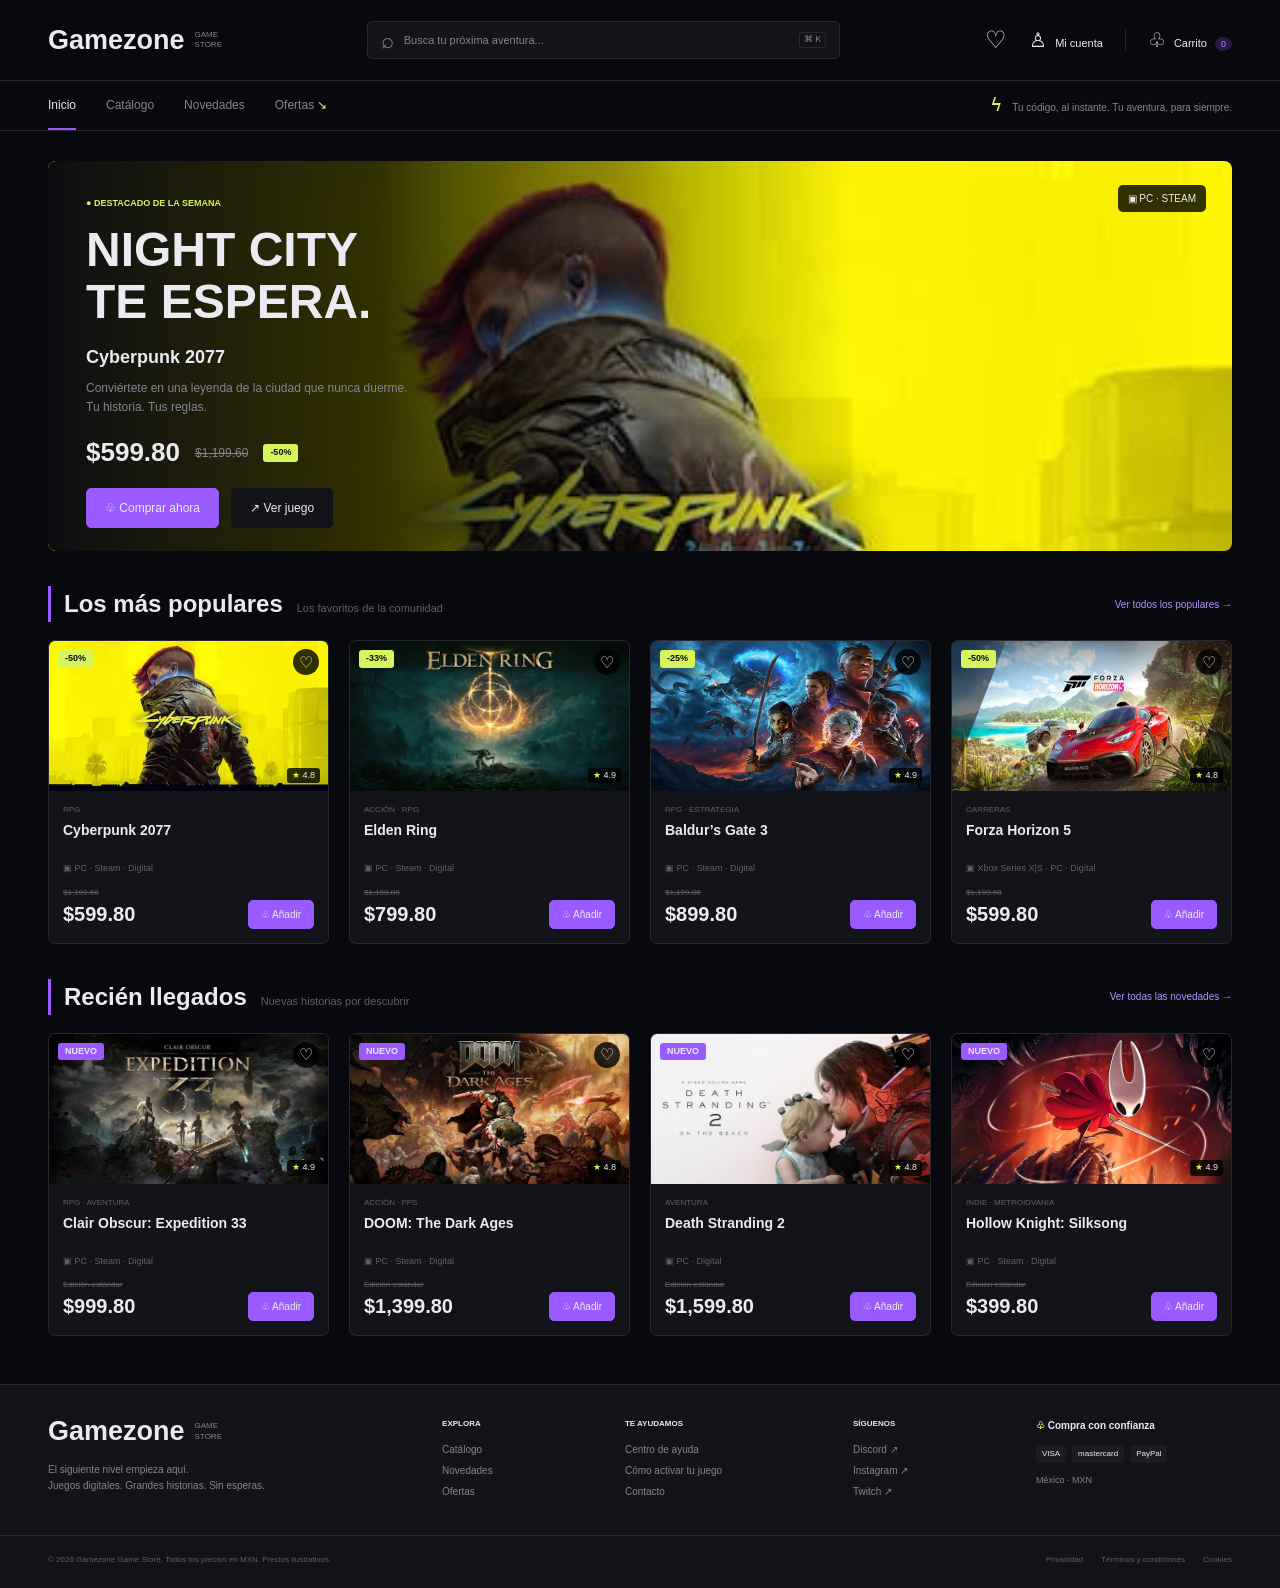
<file: index.html>
<!doctype html>
<html lang="es">
  <head>
    <meta charset="utf-8" />
    <meta name="viewport" content="width=device-width, initial-scale=1" />
    <title>Gamezone | Tu próxima aventura</title>
    <link rel="stylesheet" href="estilos/estilos.css">
    <meta
      name="description"
      content="Descubre videojuegos digitales, los títulos más populares y las novedades de Gamezone."
    />
  </head>
  <body>
    <header class="site-header">
      <div class="container header-top">
        <a class="brand" href="index.html"
          >Gamezone <span>GAME<br />STORE</span></a
        >
        <a class="search-box" href="catalogo.html"
          ><span class="search-icon">⌕</span> Busca tu próxima aventura... <kbd>⌘ K</kbd></a
        >
        <div class="header-actions">
          <a
            class="favorite-link"
            href="#"
            title="Mis favoritos"
            >♡</a
          >
          <a href="#"><span class="person-icon">♙</span> Mi cuenta</a>
          <span class="action-divider"></span>
          <a href="#"
            ><span class="bag-icon">♧</span> Carrito <span class="cart-count">0</span
            ></a
          >
        </div>
      </div>
      <nav class="main-nav">
        <div class="container nav-inner">
          <ul>
            <li><a class="active" href="index.html">Inicio</a></li>
            <li><a href="catalogo.html">Catálogo</a></li>
            <li><a href="index.html#novedades">Novedades</a></li>
            <li>
              <a href="catalogo.html">Ofertas <span class="lime-text">↘</span></a>
            </li>
          </ul>
          <p><span>ϟ</span> Tu código, al instante. Tu aventura, para siempre.</p>
        </div>
      </nav>
    </header>
    <main class="container home-main">
      <section class="hero">
        <img
          class="hero-image"
          src="imagenes/cyberpunk.jpeg"
          alt="V, protagonista de Cyberpunk 2077, en Night City"
        />
        <div class="hero-shade"></div>
        <span class="hero-platform">▣ PC · STEAM</span>
        <div class="hero-content">
          <p class="hero-eyebrow">● DESTACADO DE LA SEMANA</p>
          <h1>NIGHT CITY<br />TE ESPERA.</h1>
          <h2>Cyberpunk 2077</h2>
          <p class="hero-description">
            Conviértete en una leyenda de la ciudad que nunca duerme.<br />Tu historia. Tus reglas.
          </p>
          <div class="hero-pricing">
            <strong>$599.80</strong><del>$1,199.60</del><span class="badge">-50%</span>
          </div>
          <div class="hero-buttons">
            <a class="button" href="catalogo.html">♧ Comprar ahora</a
            ><a class="button button-secondary" href="catalogo.html">↗ Ver juego</a>
          </div>
        </div>
      </section>
      <section class="product-section" id="populares">
        <div class="section-heading">
          <div>
            <h2>Los más populares</h2>
            <p>Los favoritos de la comunidad</p>
          </div>
          <a href="catalogo.html">Ver todos los populares <span>→</span></a>
        </div>
        <div class="product-grid">
          <article class="product-card" id="juego-cyberpunk">
            <div class="product-image">
              <img
                  src="imagenes/cyberpunk.jpeg"
                  alt="Portada de Cyberpunk 2077"
                  width="460"
                  height="215"
              />
              <span class="badge">-50%</span>
              <button class="favorite-button" title="Guardar en favoritos">♡</button>
              <span class="rating"><span>★</span> 4.8</span>
            </div>
            <div class="product-info">
              <p class="genre">RPG</p>
              <h3>Cyberpunk 2077</h3>
              <p class="platform">▣ PC · Steam · Digital</p>
              <div class="product-bottom">
                <div>
                  <p class="old-price">$1,199.60</p>
                  <p class="price">$599.80</p>
                </div>
                <button class="button button-small">♧ Añadir</button>
              </div>
            </div>
          </article>
          <article class="product-card" id="juego-elden-ring">
            <div class="product-image">
              <img
                  src="imagenes/elden-ring.jpeg"
                  alt="Portada de Elden Ring"
                  width="460"
                  height="215"
              />
              <span class="badge">-33%</span>
              <button class="favorite-button" title="Guardar en favoritos">♡</button>
              <span class="rating"><span>★</span> 4.9</span>
            </div>
            <div class="product-info">
              <p class="genre">ACCIÓN · RPG</p>
              <h3>Elden Ring</h3>
              <p class="platform">▣ PC · Steam · Digital</p>
              <div class="product-bottom">
                <div>
                  <p class="old-price">$1,199.80</p>
                  <p class="price">$799.80</p>
                </div>
                <button class="button button-small">♧ Añadir</button>
              </div>
            </div>
          </article>
          <article class="product-card" id="juego-baldurs-gate">
            <div class="product-image">
              <img
                  src="imagenes/baldur-gate.jpeg"
                  alt="Portada de Baldur’s Gate 3"
                  width="460"
                  height="215"
              />
              <span class="badge">-25%</span>
              <button class="favorite-button" title="Guardar en favoritos">♡</button>
              <span class="rating"><span>★</span> 4.9</span>
            </div>
            <div class="product-info">
              <p class="genre">RPG · ESTRATEGIA</p>
              <h3>Baldur’s Gate 3</h3>
              <p class="platform">▣ PC · Steam · Digital</p>
              <div class="product-bottom">
                <div>
                  <p class="old-price">$1,199.80</p>
                  <p class="price">$899.80</p>
                </div>
                <button class="button button-small">♧ Añadir</button>
              </div>
            </div>
          </article>
          <article class="product-card" id="juego-forza-5">
            <div class="product-image">
              <img
                  src="imagenes/forza.jpeg"
                  alt="Portada de Forza Horizon 5"
                  width="460"
                  height="215"
              />
              <span class="badge">-50%</span>
              <button class="favorite-button" title="Guardar en favoritos">♡</button>
              <span class="rating"><span>★</span> 4.8</span>
            </div>
            <div class="product-info">
              <p class="genre">CARRERAS</p>
              <h3>Forza Horizon 5</h3>
              <p class="platform">▣ Xbox Series X|S · PC · Digital</p>
              <div class="product-bottom">
                <div>
                  <p class="old-price">$1,199.60</p>
                  <p class="price">$599.80</p>
                </div>
                <button class="button button-small">♧ Añadir</button>
              </div>
            </div>
          </article>
        </div>
      </section>
      <section class="product-section" id="novedades">
        <div class="section-heading">
          <div>
            <h2>Recién llegados</h2>
            <p>Nuevas historias por descubrir</p>
          </div>
          <a href="catalogo.html">Ver todas las novedades <span>→</span></a>
        </div>
        <div class="product-grid">
          <article class="product-card" id="juego-expedition">
            <div class="product-image">
              <img
                  src="imagenes/expedition-33.jpeg"
                  alt="Portada de Clair Obscur: Expedition 33"
                  width="460"
                  height="215"
              />
              <span class="badge badge-new">NUEVO</span>
              <button class="favorite-button" title="Guardar en favoritos">♡</button>
              <span class="rating"><span>★</span> 4.9</span>
            </div>
            <div class="product-info">
              <p class="genre">RPG · AVENTURA</p>
              <h3>Clair Obscur: Expedition 33</h3>
              <p class="platform">▣ PC · Steam · Digital</p>
              <div class="product-bottom">
                <div>
                  <p class="old-price">Edición estándar</p>
                  <p class="price">$999.80</p>
                </div>
                <button class="button button-small">♧ Añadir</button>
              </div>
            </div>
          </article>
          <article class="product-card" id="juego-doom">
            <div class="product-image">
              <img
                  src="imagenes/doom.jpeg"
                  alt="Portada de DOOM: The Dark Ages"
                  width="460"
                  height="215"
              />
              <span class="badge badge-new">NUEVO</span>
              <button class="favorite-button" title="Guardar en favoritos">♡</button>
              <span class="rating"><span>★</span> 4.8</span>
            </div>
            <div class="product-info">
              <p class="genre">ACCIÓN · FPS</p>
              <h3>DOOM: The Dark Ages</h3>
              <p class="platform">▣ PC · Steam · Digital</p>
              <div class="product-bottom">
                <div>
                  <p class="old-price">Edición estándar</p>
                  <p class="price">$1,399.80</p>
                </div>
                <button class="button button-small">♧ Añadir</button>
              </div>
            </div>
          </article>
          <article class="product-card" id="juego-death-stranding">
            <div class="product-image">
              <img
                  src="imagenes/death-stranding-2.jpeg"
                  alt="Portada de Death Stranding 2"
                  width="460"
                  height="215"
              />
              <span class="badge badge-new">NUEVO</span>
              <button class="favorite-button" title="Guardar en favoritos">♡</button>
              <span class="rating"><span>★</span> 4.8</span>
            </div>
            <div class="product-info">
              <p class="genre">AVENTURA</p>
              <h3>Death Stranding 2</h3>
              <p class="platform">▣ PC · Digital</p>
              <div class="product-bottom">
                <div>
                  <p class="old-price">Edición estándar</p>
                  <p class="price">$1,599.80</p>
                </div>
                <button class="button button-small">♧ Añadir</button>
              </div>
            </div>
          </article>
          <article class="product-card" id="juego-silksong">
            <div class="product-image">
              <img
                  src="imagenes/silksong.webp"
                  alt="Portada de Hollow Knight: Silksong"
                  width="460"
                  height="215"
              />
              <span class="badge badge-new">NUEVO</span>
              <button class="favorite-button" title="Guardar en favoritos">♡</button>
              <span class="rating"><span>★</span> 4.9</span>
            </div>
            <div class="product-info">
              <p class="genre">INDIE · METROIDVANIA</p>
              <h3>Hollow Knight: Silksong</h3>
              <p class="platform">▣ PC · Steam · Digital</p>
              <div class="product-bottom">
                <div>
                  <p class="old-price">Edición estándar</p>
                  <p class="price">$399.80</p>
                </div>
                <button class="button button-small">♧ Añadir</button>
              </div>
            </div>
          </article>
        </div>
      </section>
    </main>
    <footer class="site-footer">
      <div class="container footer-top">
        <div class="footer-brand">
          <a class="brand" href="index.html"
            >Gamezone <span>GAME<br />STORE</span></a
          >
          <p>
            El siguiente nivel empieza aquí.<br />Juegos digitales. Grandes historias. Sin esperas.
          </p>
        </div>
        <div>
          <h3>EXPLORA</h3>
          <ul>
            <li><a href="catalogo.html">Catálogo</a></li>
            <li><a href="index.html#novedades">Novedades</a></li>
            <li><a href="catalogo.html">Ofertas</a></li>
          </ul>
        </div>
        <div>
          <h3>TE AYUDAMOS</h3>
          <ul>
            <li><a href="#">Centro de ayuda</a></li>
            <li><a href="#">Cómo activar tu juego</a></li>
            <li><a href="#">Contacto</a></li>
          </ul>
        </div>
        <div>
          <h3>SÍGUENOS</h3>
          <ul>
            <li><a href="https://discord.com/" target="_blank">Discord ↗</a></li>
            <li>
              <a href="https://www.instagram.com/" target="_blank">Instagram ↗</a>
            </li>
            <li><a href="https://www.twitch.tv/" target="_blank">Twitch ↗</a></li>
          </ul>
        </div>
        <div class="trust">
          <h3><span>♧</span> Compra con confianza</h3>
          <div class="payments"><span>VISA</span><span>mastercard</span><span>PayPal</span></div>
          <p>México · MXN</p>
        </div>
      </div>
      <div class="container footer-bottom">
        <p>© 2026 Gamezone Game Store. Todos los precios en MXN. Precios ilustrativos.</p>
        <div>
          <a href="#">Privacidad</a><a href="#">Términos y condiciones</a
          ><a href="#">Cookies</a>
        </div>
      </div>
    </footer>
  </body>
</html>
</file>
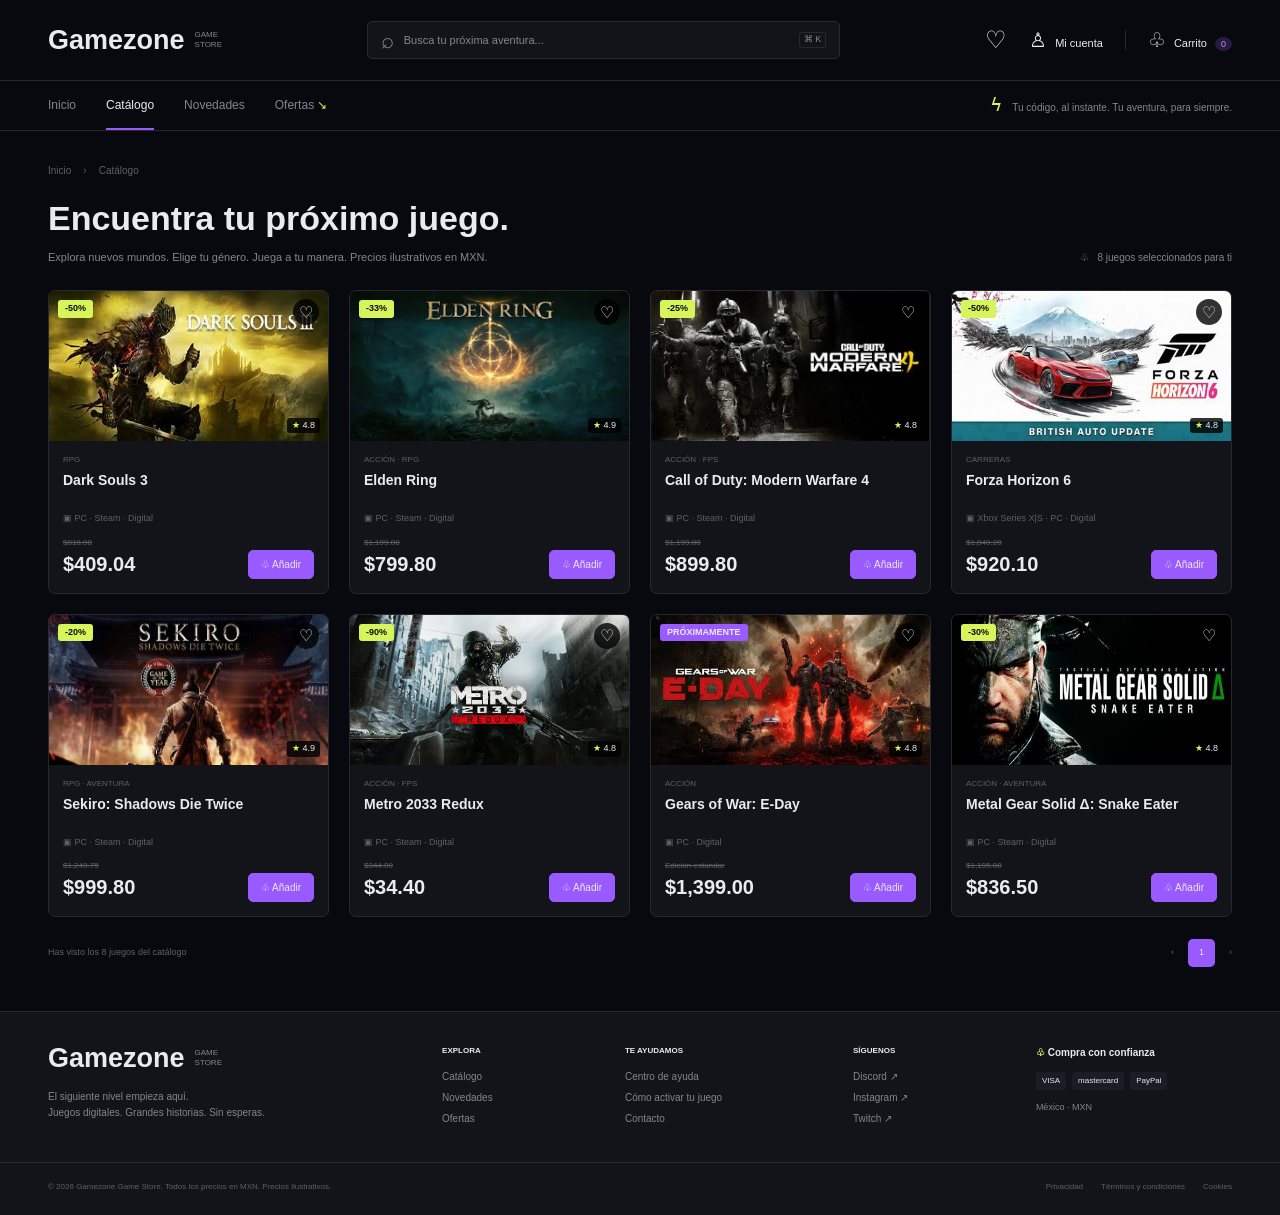
<file: catalogo.html>
<!doctype html>
<html lang="es">
  <head>
    <meta charset="utf-8" />
    <meta name="viewport" content="width=device-width, initial-scale=1" />
    <title>Catálogo | Gamezone</title>
    <link rel="stylesheet" href="estilos/estilos.css">
    <meta
      name="description"
      content="Explora el catálogo de Gamezone: aventuras, RPG, acción y carreras. Precios ilustrativos en MXN."
    />
  </head>
  <body>
    <header class="site-header">
      <div class="container header-top">
        <a class="brand" href="index.html"
          >Gamezone <span>GAME<br />STORE</span></a
        >
        <a class="search-box" href="catalogo.html"
          ><span class="search-icon">⌕</span> Busca tu próxima aventura... <kbd>⌘ K</kbd></a
        >
        <div class="header-actions">
          <a
            class="favorite-link"
            href="#"
            title="Mis favoritos"
            >♡</a
          >
          <a href="#"><span class="person-icon">♙</span> Mi cuenta</a>
          <span class="action-divider"></span>
          <a href="#"
            ><span class="bag-icon">♧</span> Carrito <span class="cart-count">0</span
            ></a
          >
        </div>
      </div>
      <nav class="main-nav">
        <div class="container nav-inner">
          <ul>
            <li><a href="index.html">Inicio</a></li>
            <li><a class="active" href="catalogo.html">Catálogo</a></li>
            <li><a href="index.html#novedades">Novedades</a></li>
            <li>
              <a href="catalogo.html">Ofertas <span class="lime-text">↘</span></a>
            </li>
          </ul>
          <p><span>ϟ</span> Tu código, al instante. Tu aventura, para siempre.</p>
        </div>
      </nav>
    </header>
    <main class="container catalog-main">
      <p class="breadcrumb"><a href="index.html">Inicio</a><span>›</span>Catálogo</p>
      <div class="catalog-heading">
        <div>
          <h1>Encuentra tu próximo juego.</h1>
          <p>
            Explora nuevos mundos. Elige tu género. Juega a tu manera. Precios ilustrativos en MXN.
          </p>
        </div>
        <p class="catalog-count">♧ &nbsp; 8 juegos seleccionados para ti</p>
      </div>
      <section class="product-grid catalog-grid">
        <article class="product-card" id="juego-dark-souls">
          <div class="product-image">
            <img
                src="imagenes/dark-souls-3.jpeg"
                alt="Portada de Dark Souls 3"
                width="460"
                height="215"
            />
            <span class="badge">-50%</span>
            <button class="favorite-button" title="Guardar en favoritos">♡</button>
            <span class="rating"><span>★</span> 4.8</span>
          </div>
          <div class="product-info">
            <p class="genre">RPG</p>
            <h3>Dark Souls 3</h3>
            <p class="platform">▣ PC · Steam · Digital</p>
            <div class="product-bottom">
              <div>
                <p class="old-price">$818.08</p>
                <p class="price">$409.04</p>
              </div>
              <button class="button button-small">♧ Añadir</button>
            </div>
          </div>
        </article>
        <article class="product-card" id="juego-elden-ring">
          <div class="product-image">
            <img
                src="imagenes/elden-ring.jpeg"
                alt="Portada de Elden Ring"
                width="460"
                height="215"
            />
            <span class="badge">-33%</span>
            <button class="favorite-button" title="Guardar en favoritos">♡</button>
            <span class="rating"><span>★</span> 4.9</span>
          </div>
          <div class="product-info">
            <p class="genre">ACCIÓN · RPG</p>
            <h3>Elden Ring</h3>
            <p class="platform">▣ PC · Steam · Digital</p>
            <div class="product-bottom">
              <div>
                <p class="old-price">$1,199.80</p>
                <p class="price">$799.80</p>
              </div>
              <button class="button button-small">♧ Añadir</button>
            </div>
          </div>
        </article>
        <article class="product-card" id="juego-cod">
          <div class="product-image">
            <img
                src="imagenes/cod-mw-4.jpeg"
                alt="Portada de Call of Duty: Modern Warfare 4"
                width="460"
                height="215"
            />
            <span class="badge">-25%</span>
            <button class="favorite-button" title="Guardar en favoritos">♡</button>
            <span class="rating"><span>★</span> 4.8</span>
          </div>
          <div class="product-info">
            <p class="genre">ACCIÓN · FPS</p>
            <h3>Call of Duty: Modern Warfare 4</h3>
            <p class="platform">▣ PC · Steam · Digital</p>
            <div class="product-bottom">
              <div>
                <p class="old-price">$1,199.80</p>
                <p class="price">$899.80</p>
              </div>
              <button class="button button-small">♧ Añadir</button>
            </div>
          </div>
        </article>
        <article class="product-card" id="juego-forza-6">
          <div class="product-image">
            <img
                src="imagenes/forza-6.jpeg"
                alt="Portada de Forza Horizon 6"
                width="460"
                height="215"
            />
            <span class="badge">-50%</span>
            <button class="favorite-button" title="Guardar en favoritos">♡</button>
            <span class="rating"><span>★</span> 4.8</span>
          </div>
          <div class="product-info">
            <p class="genre">CARRERAS</p>
            <h3>Forza Horizon 6</h3>
            <p class="platform">▣ Xbox Series X|S · PC · Digital</p>
            <div class="product-bottom">
              <div>
                <p class="old-price">$1,840.20</p>
                <p class="price">$920.10</p>
              </div>
              <button class="button button-small">♧ Añadir</button>
            </div>
          </div>
        </article>
        <article class="product-card" id="juego-sekiro">
          <div class="product-image">
            <img
                src="imagenes/sekiro.jpeg"
                alt="Portada de Sekiro: Shadows Die Twice"
                width="460"
                height="215"
            />
            <span class="badge">-20%</span>
            <button class="favorite-button" title="Guardar en favoritos">♡</button>
            <span class="rating"><span>★</span> 4.9</span>
          </div>
          <div class="product-info">
            <p class="genre">RPG · AVENTURA</p>
            <h3>Sekiro: Shadows Die Twice</h3>
            <p class="platform">▣ PC · Steam · Digital</p>
            <div class="product-bottom">
              <div>
                <p class="old-price">$1,249.75</p>
                <p class="price">$999.80</p>
              </div>
              <button class="button button-small">♧ Añadir</button>
            </div>
          </div>
        </article>
        <article class="product-card" id="juego-metro">
          <div class="product-image">
            <img
                src="imagenes/metro-2033.jpeg"
                alt="Portada de Metro 2033 Redux"
                width="460"
                height="215"
            />
            <span class="badge">-90%</span>
            <button class="favorite-button" title="Guardar en favoritos">♡</button>
            <span class="rating"><span>★</span> 4.8</span>
          </div>
          <div class="product-info">
            <p class="genre">ACCIÓN · FPS</p>
            <h3>Metro 2033 Redux</h3>
            <p class="platform">▣ PC · Steam · Digital</p>
            <div class="product-bottom">
              <div>
                <p class="old-price">$344.00</p>
                <p class="price">$34.40</p>
              </div>
              <button class="button button-small">♧ Añadir</button>
            </div>
          </div>
        </article>
        <article class="product-card" id="juego-gears">
          <div class="product-image">
            <img
                src="imagenes/gears-of-war.jpeg"
                alt="Portada de Gears of War: E-Day"
                width="460"
                height="215"
            />
            <span class="badge badge-new">PRÓXIMAMENTE</span>
            <button class="favorite-button" title="Guardar en favoritos">♡</button>
            <span class="rating"><span>★</span> 4.8</span>
          </div>
          <div class="product-info">
            <p class="genre">ACCIÓN</p>
            <h3>Gears of War: E-Day</h3>
            <p class="platform">▣ PC · Digital</p>
            <div class="product-bottom">
              <div>
                <p class="old-price">Edición estándar</p>
                <p class="price">$1,399.00</p>
              </div>
              <button class="button button-small">♧ Añadir</button>
            </div>
          </div>
        </article>
        <article class="product-card" id="juego-metal-gear">
          <div class="product-image">
            <img
                src="imagenes/metal-gear-solid.jpeg"
                alt="Portada de Metal Gear Solid Δ: Snake Eater"
                width="460"
                height="215"
            />
            <span class="badge">-30%</span>
            <button class="favorite-button" title="Guardar en favoritos">♡</button>
            <span class="rating"><span>★</span> 4.8</span>
          </div>
          <div class="product-info">
            <p class="genre">ACCIÓN · AVENTURA</p>
            <h3>Metal Gear Solid Δ: Snake Eater</h3>
            <p class="platform">▣ PC · Steam · Digital</p>
            <div class="product-bottom">
              <div>
                <p class="old-price">$1,195.00</p>
                <p class="price">$836.50</p>
              </div>
              <button class="button button-small">♧ Añadir</button>
            </div>
          </div>
        </article>
      </section>
      <div class="pagination">
        <p>Has visto los 8 juegos del catálogo</p>
        <div>
          <span>‹</span><a href="catalogo.html">1</a
          ><span>›</span>
        </div>
      </div>
    </main>
    <footer class="site-footer">
      <div class="container footer-top">
        <div class="footer-brand">
          <a class="brand" href="index.html"
            >Gamezone <span>GAME<br />STORE</span></a
          >
          <p>
            El siguiente nivel empieza aquí.<br />Juegos digitales. Grandes historias. Sin esperas.
          </p>
        </div>
        <div>
          <h3>EXPLORA</h3>
          <ul>
            <li><a href="catalogo.html">Catálogo</a></li>
            <li><a href="index.html#novedades">Novedades</a></li>
            <li><a href="catalogo.html">Ofertas</a></li>
          </ul>
        </div>
        <div>
          <h3>TE AYUDAMOS</h3>
          <ul>
            <li><a href="#">Centro de ayuda</a></li>
            <li><a href="#">Cómo activar tu juego</a></li>
            <li><a href="#">Contacto</a></li>
          </ul>
        </div>
        <div>
          <h3>SÍGUENOS</h3>
          <ul>
            <li><a href="https://discord.com/" target="_blank">Discord ↗</a></li>
            <li>
              <a href="https://www.instagram.com/" target="_blank">Instagram ↗</a>
            </li>
            <li><a href="https://www.twitch.tv/" target="_blank">Twitch ↗</a></li>
          </ul>
        </div>
        <div class="trust">
          <h3><span>♧</span> Compra con confianza</h3>
          <div class="payments"><span>VISA</span><span>mastercard</span><span>PayPal</span></div>
          <p>México · MXN</p>
        </div>
      </div>
      <div class="container footer-bottom">
        <p>© 2026 Gamezone Game Store. Todos los precios en MXN. Precios ilustrativos.</p>
        <div>
          <a href="#">Privacidad</a><a href="#">Términos y condiciones</a
          ><a href="#">Cookies</a>
        </div>
      </div>
    </footer>
  </body>
</html>
</file>
<file: estilos/estilos.css>
* {
  box-sizing: border-box;
}
body {
  margin: 0;
  background: #08080f;
  color: #eaeaf0;
  font-family: Arial, Helvetica, sans-serif;
  font-size: 13px;
  line-height: 1.5;
}
a {
  color: inherit;
  text-decoration: none;
}
a:hover {
  color: #b492ff;
}
img {
  display: block;
  width: 100%;
  height: auto;
}
h1,
h2,
h3,
p {
  margin: 0;
}
ul {
  list-style: none;
  margin: 0;
  padding: 0;
}
button {
  font-family: inherit;
}
.container {
  max-width: 1280px;
  margin: 0 auto;
  padding: 0 48px;
}
.lime-text {
  color: #d6f55b;
}

/* ===== Encabezado ===== */
.header-top {
  height: 80px;
  display: flex;
  align-items: center;
  justify-content: space-between;
  gap: 34px;
}
.brand {
  font-size: 27px;
  font-weight: bold;
  display: flex;
  align-items: center;
  gap: 10px;
  line-height: 1;
}
.brand span {
  font-size: 8px;
  line-height: 1.3;
  font-weight: normal;
  color: #85858f;
}
.search-box {
  width: 40%;
  height: 38px;
  display: flex;
  align-items: center;
  gap: 10px;
  padding: 0 13px;
  background: #13131a;
  border: 1px solid #282831;
  border-radius: 5px;
  font-size: 11px;
  color: #85858f;
}
.search-icon {
  font-size: 22px;
}
kbd {
  margin-left: auto;
  font-size: 9px;
  font-family: inherit;
  border: 1px solid #282831;
  padding: 0 4px;
  border-radius: 3px;
}
.header-actions {
  display: flex;
  align-items: center;
  gap: 22px;
  font-size: 11px;
}
.favorite-link {
  font-size: 24px;
}
.person-icon,
.bag-icon {
  font-size: 20px;
  margin-right: 5px;
}
.action-divider {
  height: 20px;
  width: 1px;
  background: #282831;
}
.cart-count {
  background: #271b42;
  color: #b492ff;
  border-radius: 50%;
  padding: 2px 6px;
  font-size: 9px;
  margin-left: 5px;
}

/* ===== Menu de navegacion ===== */
.main-nav {
  border-top: 1px solid #282831;
  border-bottom: 1px solid #282831;
}
.nav-inner {
  display: flex;
  align-items: center;
  justify-content: space-between;
  height: 49px;
}
.main-nav ul {
  display: flex;
  gap: 30px;
}
.main-nav li a {
  display: block;
  padding: 14px 0;
  color: #85858f;
  font-size: 12px;
}
.main-nav li a:hover {
  color: #eaeaf0;
}
.main-nav li a.active {
  color: #eaeaf0;
  border-bottom: 2px solid #995bff;
}
.nav-inner > p {
  font-size: 10px;
  color: #85858f;
}
.nav-inner > p span {
  color: #d6f55b;
  font-size: 19px;
  margin-right: 6px;
}

/* ===== Portada (index) ===== */
.home-main {
  padding-top: 30px;
  padding-bottom: 48px;
}
.hero {
  height: 390px;
  position: relative;
  overflow: hidden;
  border-radius: 8px;
  background: #0d0d12;
}
.hero-image {
  position: absolute;
  top: 0;
  left: 0;
}
.hero-shade {
  position: absolute;
  top: 0;
  right: 0;
  bottom: 0;
  left: 0;
  background: linear-gradient(90deg, #0d0d12 0%, rgba(0, 0, 0, 0.8) 28%, rgba(0, 0, 0, 0) 68%);
}
.hero-content {
  position: relative;
  padding: 36px 38px;
  max-width: 540px;
}
.hero-eyebrow {
  color: #d6f55b;
  font-size: 9px;
  font-weight: bold;
  margin-bottom: 13px;
}
.hero h1 {
  font-size: 48px;
  line-height: 1.1;
  margin-bottom: 15px;
}
.hero h2 {
  font-size: 18px;
  margin-bottom: 8px;
}
.hero-description {
  color: #85858f;
  font-size: 12px;
  line-height: 1.6;
}
.hero-pricing {
  display: flex;
  align-items: center;
  gap: 15px;
  margin: 16px 0;
}
.hero-pricing strong {
  font-size: 26px;
}
.hero-pricing del {
  font-size: 12px;
  color: #85858f;
}
.badge {
  display: inline-block;
  padding: 2px 7px;
  font-size: 9px;
  font-weight: bold;
  border-radius: 3px;
  background: #d6f55b;
  color: #0d0d12;
}
.hero-platform {
  position: absolute;
  top: 24px;
  right: 26px;
  font-size: 10px;
  padding: 6px 10px;
  border-radius: 5px;
  background: rgba(0, 0, 0, 0.8);
}
.hero-buttons {
  display: flex;
  gap: 12px;
}

/* ===== Botones ===== */
.button {
  display: inline-block;
  background: #995bff;
  color: #eaeaf0;
  border: 1px solid #995bff;
  border-radius: 5px;
  padding: 10px 18px;
  font-size: 12px;
  cursor: pointer;
  transition: background-color 0.2s;
}
.button:hover {
  color: #eaeaf0;
  background: #b492ff;
}
.button-secondary {
  background: #13131a;
  border-color: #13131a;
}
.button-secondary:hover {
  background: #1c1c24;
}
.button-small {
  font-size: 10px;
  padding: 8px 12px;
}

/* ===== Tarjetas de productos ===== */
.product-section {
  margin-top: 35px;
}
.section-heading {
  display: flex;
  justify-content: space-between;
  align-items: center;
  margin-bottom: 18px;
}
.section-heading > div {
  display: flex;
  align-items: baseline;
  gap: 14px;
}
.section-heading h2 {
  font-size: 24px;
  border-left: 3px solid #995bff;
  padding-left: 13px;
}
.section-heading p {
  font-size: 11px;
  color: #5f5f69;
}
.section-heading > a {
  color: #b492ff;
  font-size: 10px;
}
.product-grid {
  display: grid;
  grid-template-columns: repeat(4, 1fr);
  gap: 20px;
}
.product-card {
  border: 1px solid #282831;
  border-radius: 7px;
  overflow: hidden;
  background: #13131a;
  transition: border-color 0.2s;
}
.product-card:hover {
  border-color: #995bff;
}
.product-image {
  position: relative;
  background: #1c1c24;
}
.product-image img {
  height: 150px;
}
.product-image .badge {
  position: absolute;
  left: 9px;
  top: 9px;
}
.badge-new {
  background: #995bff;
  color: #eaeaf0;
}
.favorite-button {
  position: absolute;
  top: 8px;
  right: 9px;
  height: 26px;
  width: 26px;
  border: none;
  border-radius: 50%;
  background: rgba(0, 0, 0, 0.8);
  color: #eaeaf0;
  font-size: 16px;
  cursor: pointer;
  transition: color 0.2s;
}
.favorite-button:hover {
  color: #b492ff;
}
.rating {
  position: absolute;
  bottom: 8px;
  right: 8px;
  background: rgba(0, 0, 0, 0.8);
  padding: 1px 5px;
  font-size: 9px;
  border-radius: 3px;
}
.rating span {
  color: #d6f55b;
}
.product-info {
  padding: 13px 14px 14px;
}
.genre {
  font-size: 8px;
  color: #5f5f69;
  margin-bottom: 5px;
}
.product-info h3 {
  font-size: 14px;
  line-height: 1.3;
  min-height: 36px;
  margin-bottom: 5px;
}
.platform {
  font-size: 9px;
  color: #5f5f69;
}
.product-bottom {
  display: flex;
  justify-content: space-between;
  align-items: flex-end;
  margin-top: 11px;
}
.old-price {
  font-size: 8px;
  color: #5f5f69;
  text-decoration: line-through;
}
.price {
  font-size: 20px;
  font-weight: bold;
}

/* ===== Catalogo ===== */
.catalog-main {
  padding-top: 32px;
  padding-bottom: 44px;
}
.breadcrumb {
  color: #5f5f69;
  font-size: 10px;
  margin-bottom: 20px;
}
.breadcrumb span {
  margin: 0 12px;
}
.catalog-heading {
  display: flex;
  align-items: flex-end;
  justify-content: space-between;
  gap: 20px;
  margin-bottom: 25px;
}
.catalog-heading h1 {
  font-size: 34px;
  line-height: 1.2;
  margin-bottom: 10px;
}
.catalog-heading p {
  color: #85858f;
  font-size: 11px;
}
.catalog-heading .catalog-count {
  font-size: 10px;
}
.pagination {
  display: flex;
  justify-content: space-between;
  align-items: center;
  margin-top: 22px;
  font-size: 9px;
  color: #5f5f69;
}
.pagination > div {
  display: flex;
  align-items: center;
  gap: 14px;
}
.pagination a {
  background: #995bff;
  color: #eaeaf0;
  border-radius: 5px;
  padding: 7px 11px;
}

/* ===== Pie de pagina ===== */
.site-footer {
  background: #13131a;
  border-top: 1px solid #282831;
}
.footer-top {
  display: grid;
  grid-template-columns: 2.4fr 1fr 1.3fr 1fr 1.3fr;
  gap: 32px;
  padding-top: 33px;
  padding-bottom: 30px;
}
.footer-brand p {
  font-size: 10px;
  line-height: 1.6;
  color: #85858f;
  margin-top: 17px;
}
.footer-top h3 {
  font-size: 8px;
  margin-bottom: 12px;
}
.footer-top li {
  font-size: 10px;
  color: #85858f;
  margin-bottom: 6px;
}
.trust h3 {
  font-size: 10px;
}
.trust h3 > span {
  color: #d6f55b;
}
.payments {
  display: flex;
  gap: 6px;
}
.payments span {
  background: #1c1c24;
  padding: 3px 6px;
  border-radius: 3px;
  font-size: 8px;
}
.trust > p {
  font-size: 9px;
  color: #85858f;
  margin-top: 11px;
}
.footer-bottom {
  border-top: 1px solid #282831;
  display: flex;
  justify-content: space-between;
  padding-top: 18px;
  padding-bottom: 22px;
  font-size: 8px;
  color: #5f5f69;
}
.footer-bottom > div {
  display: flex;
  gap: 18px;
}

/* ===== Adaptable (tablet y celular) ===== */
@media (max-width: 1000px) {
  .container {
    padding-left: 30px;
    padding-right: 30px;
  }
  .hero h1 {
    font-size: 43px;
  }
  .product-grid {
    grid-template-columns: repeat(3, 1fr);
    gap: 16px;
  }
  .section-heading p,
  .catalog-heading .catalog-count {
    display: none;
  }
}
@media (max-width: 760px) {
  .container {
    padding-left: 20px;
    padding-right: 20px;
  }
  .header-top {
    height: auto;
    padding-top: 20px;
    padding-bottom: 16px;
    flex-wrap: wrap;
    gap: 16px;
  }
  .header-actions {
    margin-left: auto;
    gap: 12px;
  }
  .action-divider,
  .person-icon {
    display: none;
  }
  .search-box {
    order: 3;
    width: 100%;
  }
  .nav-inner > p {
    display: none;
  }
  .hero {
    height: 420px;
  }
  .hero-content {
    padding: 32px 23px;
    max-width: 100%;
  }
  .hero h1 {
    font-size: 34px;
  }
  .product-grid {
    grid-template-columns: repeat(2, 1fr);
    gap: 14px;
  }
  .product-image img {
    height: 110px;
  }
  .product-info h3 {
    font-size: 12px;
  }
  .price {
    font-size: 16px;
  }
  .catalog-heading h1 {
    font-size: 28px;
  }
  .footer-top {
    grid-template-columns: repeat(2, 1fr);
  }
  .footer-bottom {
    flex-direction: column;
    gap: 15px;
  }
}
@media (max-width: 480px) {
  .product-grid {
    grid-template-columns: 1fr;
  }
  .product-image img {
    height: 180px;
  }
}
</file>
